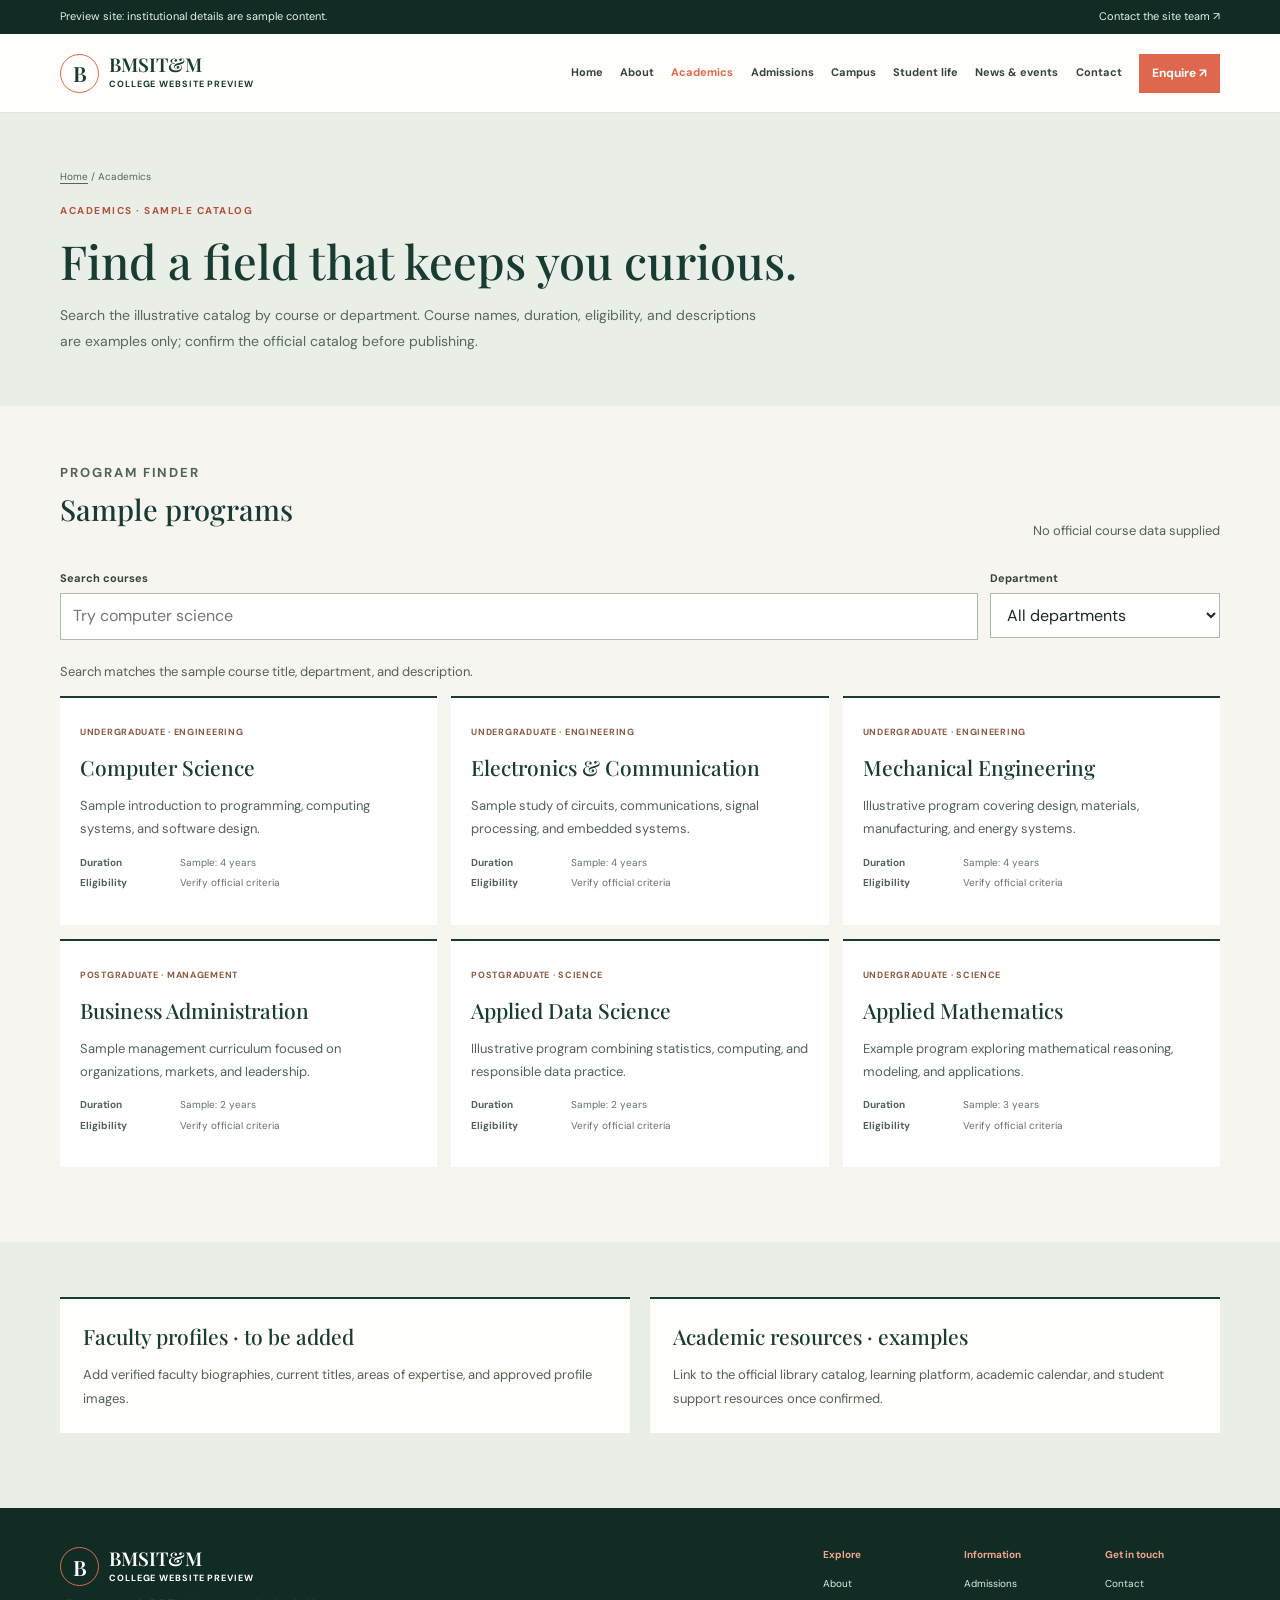
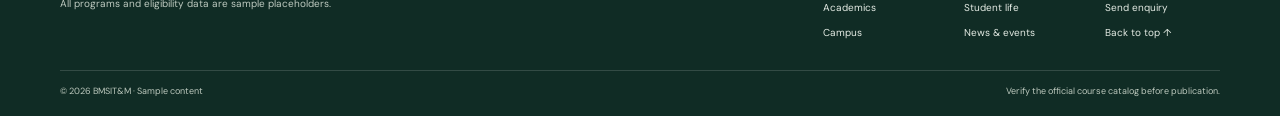
<file: academics.html>
<!doctype html>
<html lang="en"><head><meta charset="utf-8"><meta name="viewport" content="width=device-width, initial-scale=1"><meta name="description" content="Search sample undergraduate and postgraduate programs in the BMSIT&M college website preview."><title>Academics | BMSIT&amp;M Preview</title><link rel="preconnect" href="https://fonts.googleapis.com"><link rel="preconnect" href="https://fonts.gstatic.com" crossorigin><link href="https://fonts.googleapis.com/css2?family=DM+Sans:wght@400;500;600;700&family=Playfair+Display:wght@500;600;700&display=swap" rel="stylesheet"><link rel="stylesheet" href="styles.css"><script src="script.js" defer></script></head><body><a class="skip-link" href="#main">Skip to content</a><div class="notice-bar"><div class="container notice-inner"><span>Preview site: institutional details are sample content.</span><a href="contact.html">Contact the site team ↗</a></div></div><header class="site-header"><div class="container header-inner"><a class="brand" href="index.html"><span class="brand-mark">B</span><span class="brand-copy"><strong>BMSIT&amp;M</strong><small>College website preview</small></span></a><button class="menu-toggle" type="button" aria-expanded="false" aria-controls="primary-nav" aria-label="Open navigation"><span></span><span></span><span></span></button><nav class="primary-nav" id="primary-nav" aria-label="Main navigation"><a href="index.html">Home</a><a href="about.html">About</a><a aria-current="page" href="academics.html">Academics</a><a href="admissions.html">Admissions</a><a href="campus.html">Campus</a><a href="student-life.html">Student life</a><a href="news-events.html">News &amp; events</a><a href="contact.html">Contact</a><a class="button button-small" href="admissions.html#enquiry">Enquire ↗</a></nav></div></header><main id="main"><section class="page-hero"><div class="container"><p class="breadcrumbs"><a href="index.html">Home</a> / Academics</p><p class="eyebrow eyebrow-dark">Academics · sample catalog</p><h1 class="page-heading">Find a field that keeps you curious.</h1><p class="page-lede">Search the illustrative catalog by course or department. Course names, duration, eligibility, and descriptions are examples only; confirm the official catalog before publishing.</p></div></section><section class="content-section" id="course-list"><div class="container"><div class="section-heading-row"><div><p class="eyebrow eyebrow-dark">Program finder</p><h2>Sample programs</h2></div><p class="sample-caption">No official course data supplied</p></div><div class="filter-bar"><div class="field"><label for="course-search">Search courses</label><input id="course-search" type="search" data-course-search placeholder="Try computer science" autocomplete="off"></div><div class="field"><label for="department-filter">Department</label><select id="department-filter" data-course-department><option value="all">All departments</option><option value="engineering">Engineering</option><option value="management">Management</option><option value="science">Science</option></select></div></div><p class="form-note" aria-live="polite">Search matches the sample course title, department, and description.</p><div class="course-grid"><article class="course-card" data-course-card data-department="engineering"><span class="tag">Undergraduate · Engineering</span><h3>Computer Science</h3><p>Sample introduction to programming, computing systems, and software design.</p><dl><dt>Duration</dt><dd>Sample: 4 years</dd><dt>Eligibility</dt><dd>Verify official criteria</dd></dl></article><article class="course-card" data-course-card data-department="engineering"><span class="tag">Undergraduate · Engineering</span><h3>Electronics &amp; Communication</h3><p>Sample study of circuits, communications, signal processing, and embedded systems.</p><dl><dt>Duration</dt><dd>Sample: 4 years</dd><dt>Eligibility</dt><dd>Verify official criteria</dd></dl></article><article class="course-card" data-course-card data-department="engineering"><span class="tag">Undergraduate · Engineering</span><h3>Mechanical Engineering</h3><p>Illustrative program covering design, materials, manufacturing, and energy systems.</p><dl><dt>Duration</dt><dd>Sample: 4 years</dd><dt>Eligibility</dt><dd>Verify official criteria</dd></dl></article><article class="course-card" data-course-card data-department="management"><span class="tag">Postgraduate · Management</span><h3>Business Administration</h3><p>Sample management curriculum focused on organizations, markets, and leadership.</p><dl><dt>Duration</dt><dd>Sample: 2 years</dd><dt>Eligibility</dt><dd>Verify official criteria</dd></dl></article><article class="course-card" data-course-card data-department="science"><span class="tag">Postgraduate · Science</span><h3>Applied Data Science</h3><p>Illustrative program combining statistics, computing, and responsible data practice.</p><dl><dt>Duration</dt><dd>Sample: 2 years</dd><dt>Eligibility</dt><dd>Verify official criteria</dd></dl></article><article class="course-card" data-course-card data-department="science"><span class="tag">Undergraduate · Science</span><h3>Applied Mathematics</h3><p>Example program exploring mathematical reasoning, modeling, and applications.</p><dl><dt>Duration</dt><dd>Sample: 3 years</dd><dt>Eligibility</dt><dd>Verify official criteria</dd></dl></article></div><p class="empty-state" data-course-empty hidden>No sample courses match those filters. Try another search or choose all departments.</p></div></section><section class="content-section" style="background:var(--sage)"><div class="container content-grid"><article class="content-card"><h3>Faculty profiles · to be added</h3><p>Add verified faculty biographies, current titles, areas of expertise, and approved profile images.</p></article><article class="content-card"><h3>Academic resources · examples</h3><p>Link to the official library catalog, learning platform, academic calendar, and student support resources once confirmed.</p></article></div></section></main><footer class="site-footer"><div class="container footer-main"><div><a class="brand brand-footer" href="index.html"><span class="brand-mark">B</span><span class="brand-copy"><strong>BMSIT&amp;M</strong><small>College website preview</small></span></a><p class="footer-note">All programs and eligibility data are sample placeholders.</p></div><div class="footer-links"><div><strong>Explore</strong><a href="about.html">About</a><a href="academics.html">Academics</a><a href="campus.html">Campus</a></div><div><strong>Information</strong><a href="admissions.html">Admissions</a><a href="student-life.html">Student life</a><a href="news-events.html">News &amp; events</a></div><div><strong>Get in touch</strong><a href="contact.html">Contact</a><a href="contact.html#contact-form">Send enquiry</a><a href="#main">Back to top ↑</a></div></div></div><div class="container footer-bottom"><span>© <span data-current-year>2026</span> BMSIT&amp;M · Sample content</span><span>Verify the official course catalog before publication.</span></div></footer></body></html>
</file>
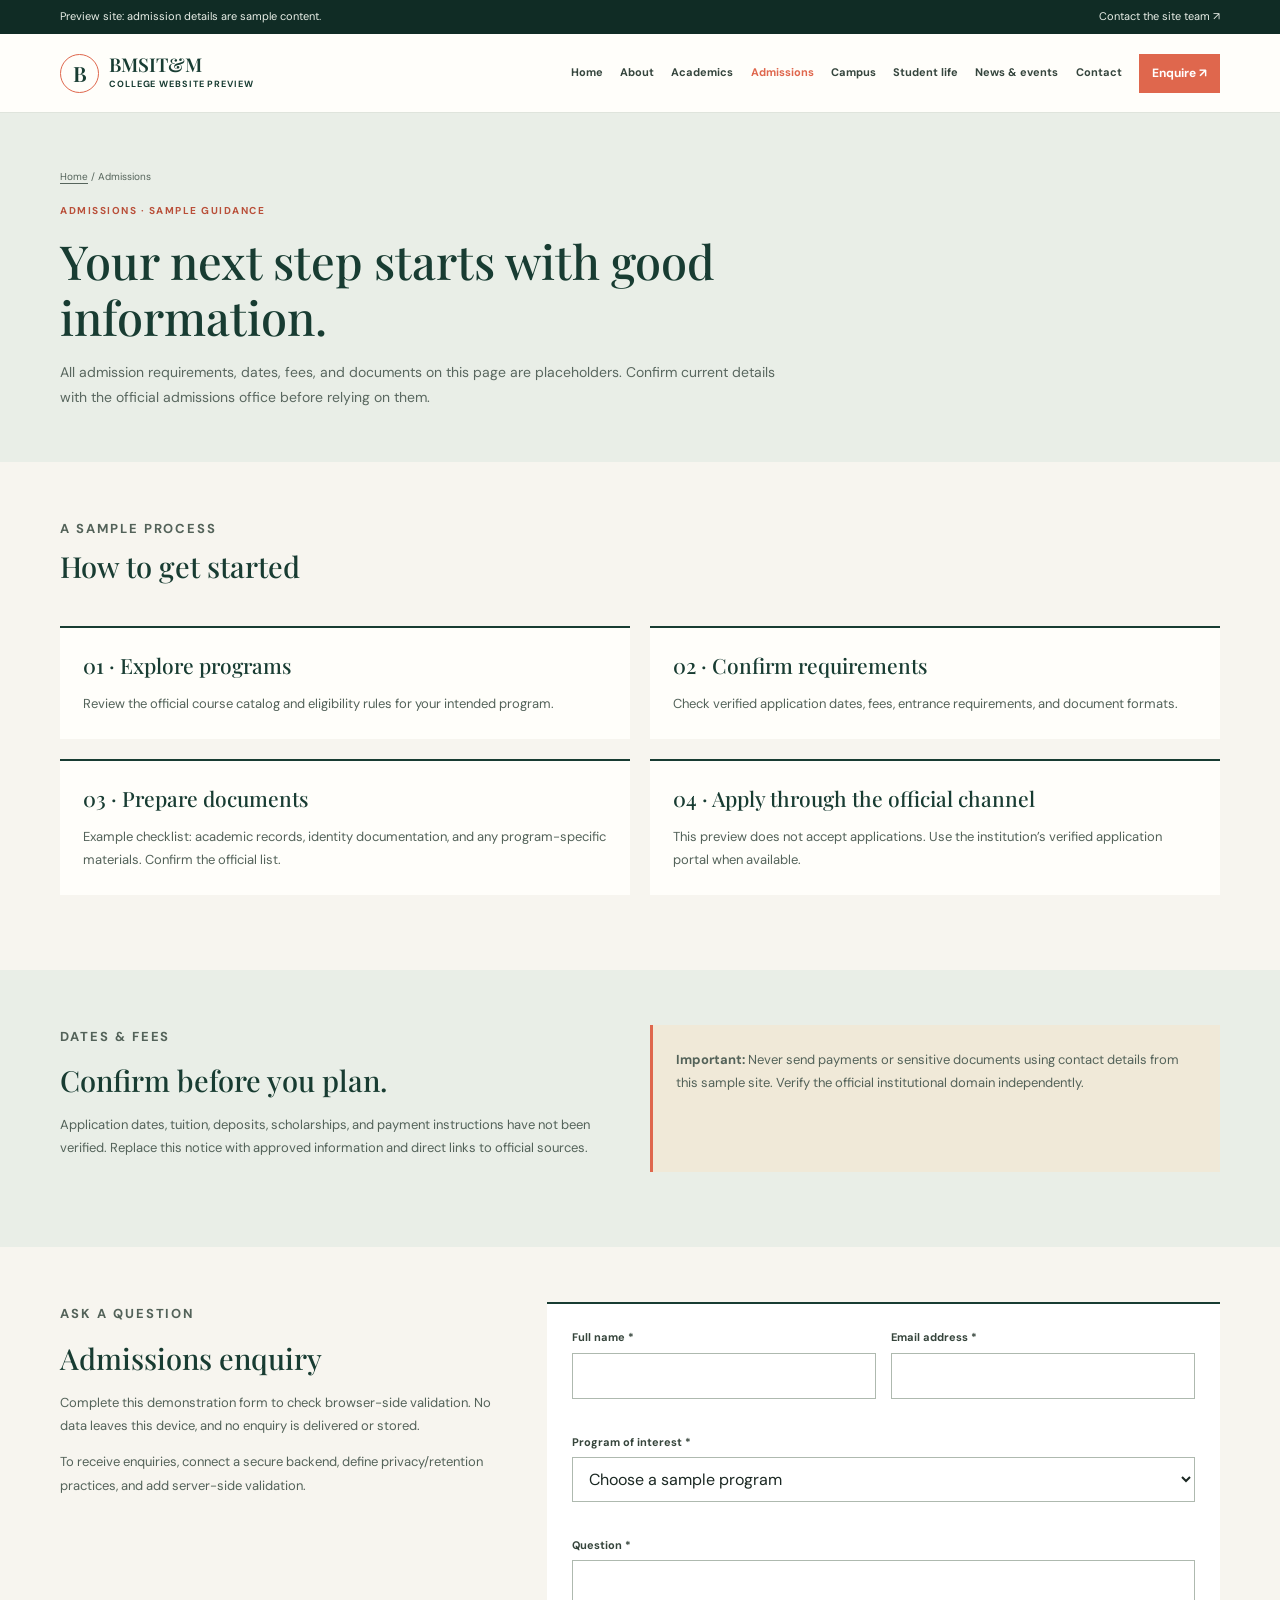
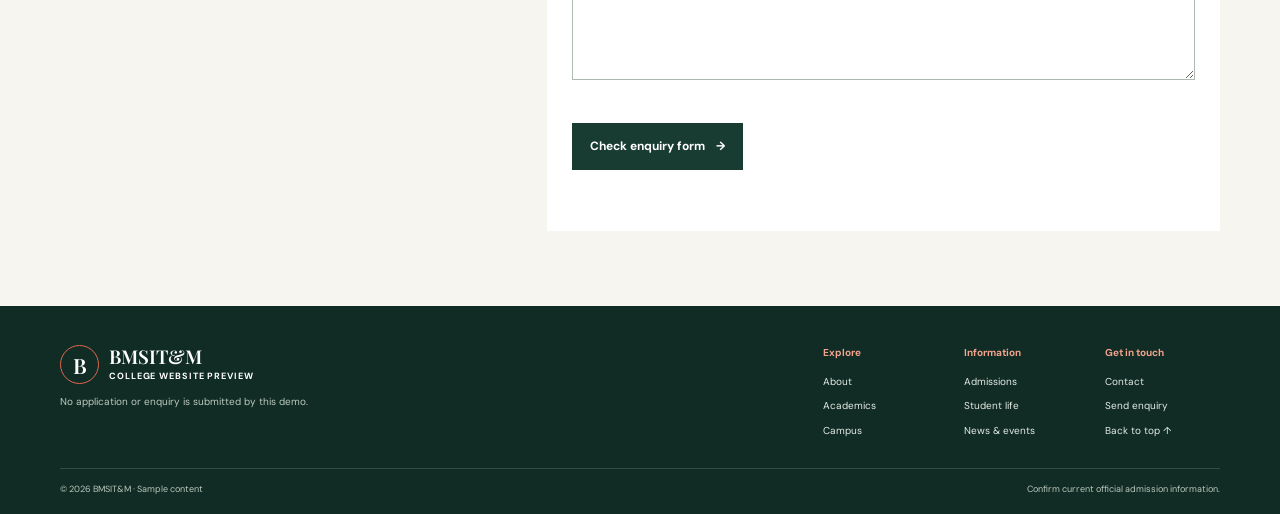
<file: admissions.html>
<!doctype html>
<html lang="en"><head><meta charset="utf-8"><meta name="viewport" content="width=device-width, initial-scale=1"><meta name="description" content="Sample admission process and enquiry form for the BMSIT&M website preview. No application or enquiry is transmitted."><title>Admissions | BMSIT&amp;M Preview</title><link rel="preconnect" href="https://fonts.googleapis.com"><link rel="preconnect" href="https://fonts.gstatic.com" crossorigin><link href="https://fonts.googleapis.com/css2?family=DM+Sans:wght@400;500;600;700&family=Playfair+Display:wght@500;600;700&display=swap" rel="stylesheet"><link rel="stylesheet" href="styles.css"><script src="script.js" defer></script></head><body><a class="skip-link" href="#main">Skip to content</a><div class="notice-bar"><div class="container notice-inner"><span>Preview site: admission details are sample content.</span><a href="contact.html">Contact the site team ↗</a></div></div><header class="site-header"><div class="container header-inner"><a class="brand" href="index.html"><span class="brand-mark">B</span><span class="brand-copy"><strong>BMSIT&amp;M</strong><small>College website preview</small></span></a><button class="menu-toggle" type="button" aria-expanded="false" aria-controls="primary-nav" aria-label="Open navigation"><span></span><span></span><span></span></button><nav class="primary-nav" id="primary-nav" aria-label="Main navigation"><a href="index.html">Home</a><a href="about.html">About</a><a href="academics.html">Academics</a><a aria-current="page" href="admissions.html">Admissions</a><a href="campus.html">Campus</a><a href="student-life.html">Student life</a><a href="news-events.html">News &amp; events</a><a href="contact.html">Contact</a><a class="button button-small" href="#enquiry">Enquire ↗</a></nav></div></header><main id="main"><section class="page-hero"><div class="container"><p class="breadcrumbs"><a href="index.html">Home</a> / Admissions</p><p class="eyebrow eyebrow-dark">Admissions · sample guidance</p><h1 class="page-heading">Your next step starts with good information.</h1><p class="page-lede">All admission requirements, dates, fees, and documents on this page are placeholders. Confirm current details with the official admissions office before relying on them.</p></div></section><section class="content-section"><div class="container"><div class="section-heading-row"><div><p class="eyebrow eyebrow-dark">A sample process</p><h2>How to get started</h2></div></div><div class="content-grid"><article class="content-card"><h3>01 · Explore programs</h3><p>Review the official course catalog and eligibility rules for your intended program.</p></article><article class="content-card"><h3>02 · Confirm requirements</h3><p>Check verified application dates, fees, entrance requirements, and document formats.</p></article><article class="content-card"><h3>03 · Prepare documents</h3><p>Example checklist: academic records, identity documentation, and any program-specific materials. Confirm the official list.</p></article><article class="content-card"><h3>04 · Apply through the official channel</h3><p>This preview does not accept applications. Use the institution’s verified application portal when available.</p></article></div></div></section><section class="content-section" style="background:var(--sage)"><div class="container content-grid"><div><p class="eyebrow eyebrow-dark">Dates &amp; fees</p><h2>Confirm before you plan.</h2><p>Application dates, tuition, deposits, scholarships, and payment instructions have not been verified. Replace this notice with approved information and direct links to official sources.</p></div><div class="callout"><p><strong>Important:</strong> Never send payments or sensitive documents using contact details from this sample site. Verify the official institutional domain independently.</p></div></div></section><section class="content-section" id="enquiry"><div class="container form-layout"><div><p class="eyebrow eyebrow-dark">Ask a question</p><h2>Admissions enquiry</h2><p>Complete this demonstration form to check browser-side validation. No data leaves this device, and no enquiry is delivered or stored.</p><p class="form-note">To receive enquiries, connect a secure backend, define privacy/retention practices, and add server-side validation.</p></div><form class="form-panel" data-local-form novalidate><div class="form-grid"><div class="field"><label for="admission-name">Full name *</label><input id="admission-name" name="name" autocomplete="name" required minlength="2"><p class="field-error" data-error-for="admission-name"></p></div><div class="field"><label for="admission-email">Email address *</label><input id="admission-email" name="email" type="email" autocomplete="email" required><p class="field-error" data-error-for="admission-email"></p></div><div class="field field-full"><label for="admission-interest">Program of interest *</label><select id="admission-interest" name="interest" required><option value="">Choose a sample program</option><option>Computer Science</option><option>Electronics &amp; Communication</option><option>Business Administration</option><option>Other / not sure</option></select><p class="field-error" data-error-for="admission-interest"></p></div><div class="field field-full"><label for="admission-message">Question *</label><textarea id="admission-message" name="message" required minlength="10"></textarea><p class="field-error" data-error-for="admission-message"></p></div><div class="field-full"><button class="button button-dark" type="submit">Check enquiry form <span aria-hidden="true">→</span></button><p class="form-status" data-form-status role="status" aria-live="polite"></p></div></div></form></div></section></main><footer class="site-footer"><div class="container footer-main"><div><a class="brand brand-footer" href="index.html"><span class="brand-mark">B</span><span class="brand-copy"><strong>BMSIT&amp;M</strong><small>College website preview</small></span></a><p class="footer-note">No application or enquiry is submitted by this demo.</p></div><div class="footer-links"><div><strong>Explore</strong><a href="about.html">About</a><a href="academics.html">Academics</a><a href="campus.html">Campus</a></div><div><strong>Information</strong><a href="admissions.html">Admissions</a><a href="student-life.html">Student life</a><a href="news-events.html">News &amp; events</a></div><div><strong>Get in touch</strong><a href="contact.html">Contact</a><a href="#enquiry">Send enquiry</a><a href="#main">Back to top ↑</a></div></div></div><div class="container footer-bottom"><span>© <span data-current-year>2026</span> BMSIT&amp;M · Sample content</span><span>Confirm current official admission information.</span></div></footer></body></html>
</file>
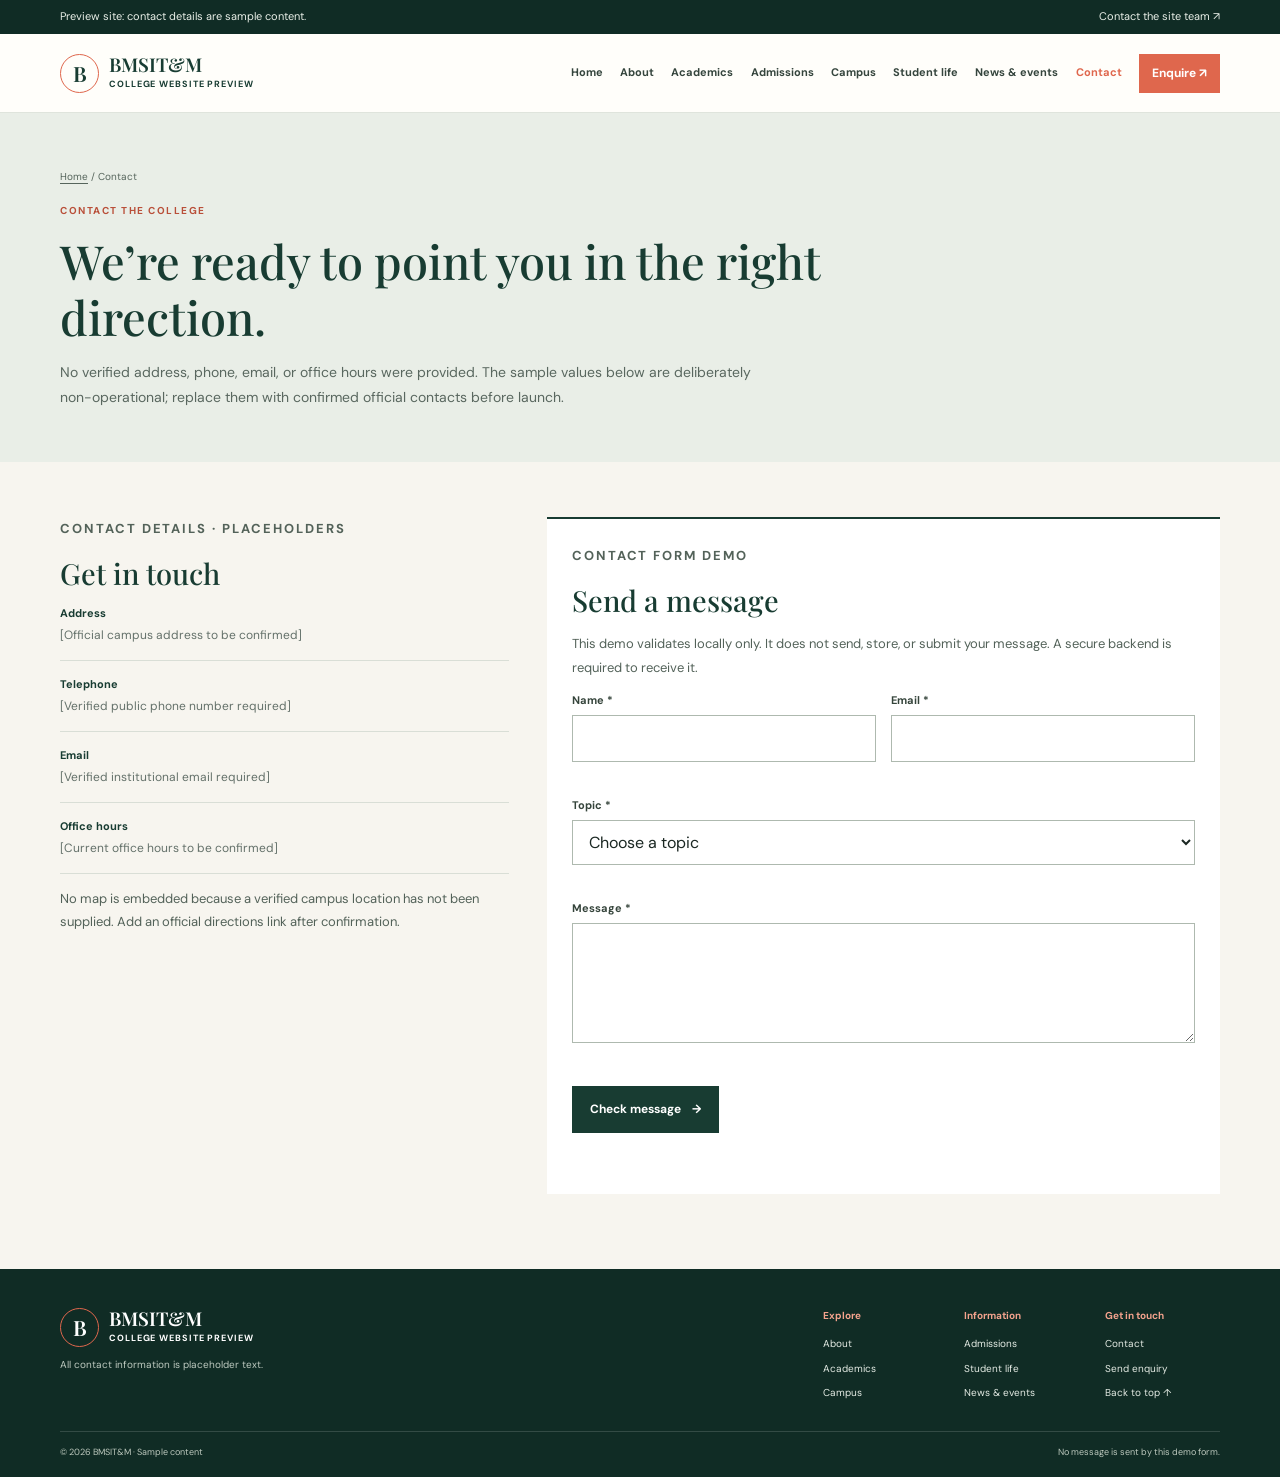
<file: contact.html>
<!doctype html>
<html lang="en"><head><meta charset="utf-8"><meta name="viewport" content="width=device-width, initial-scale=1"><meta name="description" content="Sample contact information and local-only contact form for the BMSIT&M college website preview."><title>Contact | BMSIT&amp;M Preview</title><link rel="preconnect" href="https://fonts.googleapis.com"><link rel="preconnect" href="https://fonts.gstatic.com" crossorigin><link href="https://fonts.googleapis.com/css2?family=DM+Sans:wght@400;500;600;700&family=Playfair+Display:wght@500;600;700&display=swap" rel="stylesheet"><link rel="stylesheet" href="styles.css"><script src="script.js" defer></script></head><body><a class="skip-link" href="#main">Skip to content</a><div class="notice-bar"><div class="container notice-inner"><span>Preview site: contact details are sample content.</span><a href="contact.html">Contact the site team ↗</a></div></div><header class="site-header"><div class="container header-inner"><a class="brand" href="index.html"><span class="brand-mark">B</span><span class="brand-copy"><strong>BMSIT&amp;M</strong><small>College website preview</small></span></a><button class="menu-toggle" type="button" aria-expanded="false" aria-controls="primary-nav" aria-label="Open navigation"><span></span><span></span><span></span></button><nav class="primary-nav" id="primary-nav" aria-label="Main navigation"><a href="index.html">Home</a><a href="about.html">About</a><a href="academics.html">Academics</a><a href="admissions.html">Admissions</a><a href="campus.html">Campus</a><a href="student-life.html">Student life</a><a href="news-events.html">News &amp; events</a><a aria-current="page" href="contact.html">Contact</a><a class="button button-small" href="admissions.html#enquiry">Enquire ↗</a></nav></div></header><main id="main"><section class="page-hero"><div class="container"><p class="breadcrumbs"><a href="index.html">Home</a> / Contact</p><p class="eyebrow eyebrow-dark">Contact the college</p><h1 class="page-heading">We’re ready to point you in the right direction.</h1><p class="page-lede">No verified address, phone, email, or office hours were provided. The sample values below are deliberately non-operational; replace them with confirmed official contacts before launch.</p></div></section><section class="content-section"><div class="container form-layout"><div><p class="eyebrow eyebrow-dark">Contact details · placeholders</p><h2>Get in touch</h2><div class="contact-details"><div class="contact-detail"><strong>Address</strong><span>[Official campus address to be confirmed]</span></div><div class="contact-detail"><strong>Telephone</strong><span>[Verified public phone number required]</span></div><div class="contact-detail"><strong>Email</strong><span>[Verified institutional email required]</span></div><div class="contact-detail"><strong>Office hours</strong><span>[Current office hours to be confirmed]</span></div></div><p class="form-note">No map is embedded because a verified campus location has not been supplied. Add an official directions link after confirmation.</p></div><form class="form-panel" id="contact-form" data-local-form novalidate><p class="eyebrow eyebrow-dark">Contact form demo</p><h2>Send a message</h2><p class="form-note">This demo validates locally only. It does not send, store, or submit your message. A secure backend is required to receive it.</p><div class="form-grid"><div class="field"><label for="contact-name">Name *</label><input id="contact-name" name="name" autocomplete="name" required minlength="2"><p class="field-error" data-error-for="contact-name"></p></div><div class="field"><label for="contact-email">Email *</label><input id="contact-email" name="email" type="email" autocomplete="email" required><p class="field-error" data-error-for="contact-email"></p></div><div class="field field-full"><label for="contact-subject">Topic *</label><select id="contact-subject" name="subject" required><option value="">Choose a topic</option><option>Admissions</option><option>Academic programs</option><option>Campus visit</option><option>Other</option></select><p class="field-error" data-error-for="contact-subject"></p></div><div class="field field-full"><label for="contact-message">Message *</label><textarea id="contact-message" name="message" required minlength="10"></textarea><p class="field-error" data-error-for="contact-message"></p></div><div class="field-full"><button class="button button-dark" type="submit">Check message <span aria-hidden="true">→</span></button><p class="form-status" data-form-status role="status" aria-live="polite"></p></div></div></form></div></section></main><footer class="site-footer"><div class="container footer-main"><div><a class="brand brand-footer" href="index.html"><span class="brand-mark">B</span><span class="brand-copy"><strong>BMSIT&amp;M</strong><small>College website preview</small></span></a><p class="footer-note">All contact information is placeholder text.</p></div><div class="footer-links"><div><strong>Explore</strong><a href="about.html">About</a><a href="academics.html">Academics</a><a href="campus.html">Campus</a></div><div><strong>Information</strong><a href="admissions.html">Admissions</a><a href="student-life.html">Student life</a><a href="news-events.html">News &amp; events</a></div><div><strong>Get in touch</strong><a href="contact.html">Contact</a><a href="#contact-form">Send enquiry</a><a href="#main">Back to top ↑</a></div></div></div><div class="container footer-bottom"><span>© <span data-current-year>2026</span> BMSIT&amp;M · Sample content</span><span>No message is sent by this demo form.</span></div></footer></body></html>
</file>
<file: styles.css>
:root{color-scheme:light;--forest:#183c32;--deep:#102c25;--paper:#f7f5ef;--white:#fffefa;--ink:#1b2823;--muted:#64716a;--coral:#df674d;--line:#d9ded6;--sage:#e9eee7;--serif:"Playfair Display",Georgia,serif;--sans:"DM Sans",Segoe UI,sans-serif;--content:1160px}*{box-sizing:border-box}html{scroll-behavior:smooth;scroll-padding-top:90px}body{margin:0;background:var(--paper);color:var(--ink);font-family:var(--sans);line-height:1.55}img{display:block;max-width:100%}a{color:inherit}button,input,select,textarea{font:inherit}button,a{-webkit-tap-highlight-color:transparent}:focus-visible{outline:3px solid #e98a63;outline-offset:3px}.container{width:min(var(--content),calc(100% - 64px));margin-inline:auto}.skip-link{position:absolute;z-index:99;top:-60px;left:15px;padding:12px;background:white;color:var(--forest)}.skip-link:focus{top:12px}.notice-bar{background:var(--deep);color:#eaf0e9;font-size:11px}.notice-inner{min-height:34px;display:flex;justify-content:space-between;align-items:center;gap:14px}.notice-inner a{text-decoration:none}.notice-inner a:hover{color:#f4a38d}.site-header{position:sticky;z-index:20;top:0;background:var(--white);border-bottom:1px solid #dfe4dc}.header-inner{min-height:78px;display:flex;align-items:center;justify-content:space-between;gap:24px}.brand{display:inline-flex;align-items:center;gap:10px;color:var(--forest);text-decoration:none;flex:none}.brand-mark{width:39px;height:39px;display:grid;place-items:center;border:1px solid var(--coral);border-radius:50%;font:600 21px var(--serif)}.brand-copy strong{display:block;font:600 19px var(--serif);line-height:1.1}.brand-copy small{display:block;margin-top:3px;font-size:9px;font-weight:700;letter-spacing:.1em;text-transform:uppercase}.primary-nav{display:flex;align-items:center;gap:clamp(10px,1.35vw,22px)}.primary-nav>a:not(.button){padding:10px 0;color:#35453d;font-size:11px;font-weight:700;text-decoration:none;white-space:nowrap}.primary-nav>a[aria-current=page],.primary-nav>a:not(.button):hover{color:var(--coral)}.menu-toggle{display:none;width:44px;height:44px;border:1px solid var(--line);background:transparent;color:var(--forest);cursor:pointer}.menu-toggle span{display:block;width:19px;height:2px;margin:4px auto;background:currentColor}.button{min-height:47px;display:inline-flex;align-items:center;justify-content:center;gap:11px;padding:0 18px;border:0;background:var(--coral);color:white;font-size:12px;font-weight:700;text-decoration:none;transition:background .18s,transform .18s}.button:hover{transform:translateY(-2px);background:#c9523a}.button-small{min-height:39px;padding:0 13px}.button-quiet{border:1px solid rgba(255,255,255,.62);background:transparent}.button-quiet:hover{background:white;color:var(--forest)}.button-dark{background:var(--forest)}.button-dark:hover{background:var(--deep)}.button-light{background:var(--white);color:var(--forest)}.button-light:hover{background:#e6ece5;color:var(--forest)}.hero{position:relative;min-height:550px;display:flex;align-items:center;overflow:hidden;background:var(--forest);color:white}.hero-image,.hero-shade{position:absolute;inset:0;width:100%;height:100%}.hero-image{object-fit:cover}.hero-shade{background:linear-gradient(90deg,rgba(13,36,29,.9),rgba(13,36,29,.67) 45%,rgba(13,36,29,.08))}.hero-content{position:relative;z-index:1;padding-block:70px;animation:enter .65s ease-out both}.eyebrow{margin:0 0 15px;color:#f4a38d;font-size:10px;font-weight:700;letter-spacing:.15em;text-transform:uppercase}.eyebrow-dark{color:#b94f39}.hero h1{max-width:690px;margin:0;font:500 clamp(43px,5vw,64px)/1.08 var(--serif)}.hero-lede{max-width:540px;margin:19px 0;color:#e5e9e3;font-size:15px;line-height:1.75}.hero-actions{display:flex;align-items:center;flex-wrap:wrap;gap:12px;margin-top:24px}.hero-contact{margin-left:8px;font-size:12px;font-weight:700;text-underline-offset:4px}.image-credit{position:absolute;right:24px;bottom:15px;z-index:1;margin:0;color:#fff;font-size:9px}.sample-strip{padding:13px 0;background:#f0e9d8;color:#403c31;font-size:11px}.sample-strip .container{display:flex;gap:14px;align-items:baseline}.sample-strip strong{color:#8e422e;text-transform:uppercase;letter-spacing:.08em}.section{padding:76px 0}.section-intro{background:var(--white)}.intro-grid{display:grid;grid-template-columns:.75fr 1.25fr;gap:11%;align-items:start}.intro-grid h2,.campus-copy h2{max-width:470px;margin:0;color:var(--forest);font:500 39px/1.2 var(--serif)}.body-large{max-width:640px;margin:0;color:#59675f;font-size:15px;line-height:1.85}.text-link{display:inline-flex;align-items:center;gap:8px;margin-top:18px;color:var(--forest);font-size:12px;font-weight:700;text-underline-offset:4px}.stats-section{padding:46px 0 54px;background:var(--white);border-top:1px solid var(--line)}.section-heading-row{display:flex;justify-content:space-between;align-items:end;gap:24px;margin-bottom:28px}.section-heading-row .eyebrow{margin-bottom:8px}.section-heading-row h2,.page-heading{margin:0;color:var(--forest);font:500 36px/1.2 var(--serif)}.sample-caption{margin:0;color:var(--muted);font-size:10px}.stats-grid{display:grid;grid-template-columns:repeat(4,1fr);border-top:1px solid var(--line);padding-top:24px}.stat{padding-inline:20px;border-right:1px solid var(--line)}.stat:first-child{padding-left:0}.stat:last-child{border:0}.stat strong{display:block;color:var(--forest);font:500 32px var(--serif)}.stat span{color:var(--muted);font-size:11px}.programs-section{background:var(--sage)}.feature-grid{display:grid;grid-template-columns:repeat(3,1fr);gap:14px}.feature-card{min-height:230px;padding:23px;background:var(--white);border-top:2px solid var(--forest);transition:transform .2s,box-shadow .2s}.feature-card:hover{transform:translateY(-3px);box-shadow:0 12px 28px #20372a12}.card-index{color:#8b5a42;font-size:9px;font-weight:700;letter-spacing:.1em}.feature-card h3,.news-item h3,.content-card h3{margin:22px 0 8px;color:var(--forest);font:500 23px/1.25 var(--serif)}.feature-card p,.news-item p,.content-card p{color:var(--muted);font-size:12px;line-height:1.7}.feature-card>a,.news-item>a{display:inline-block;margin-top:8px;color:var(--forest);font-size:11px;font-weight:700;text-underline-offset:3px}.campus-feature{background:var(--white)}.campus-grid{display:grid;grid-template-columns:1.05fr .95fr;align-items:center;gap:8%}.campus-photo{position:relative}.campus-photo img{width:100%;height:355px;object-fit:cover}.campus-photo span{position:absolute;right:10px;bottom:10px;padding:5px 8px;background:#102c25d9;color:white;font-size:9px}.campus-copy h2{font-size:36px}.campus-copy>p:not(.eyebrow){max-width:480px;color:var(--muted);font-size:13px;line-height:1.8}.news-section{background:var(--paper)}.news-grid{display:grid;grid-template-columns:repeat(3,1fr);gap:28px}.news-item{padding-top:17px;border-top:1px solid #aeb9af}.news-date{color:#8b5a42!important;font-size:9px!important;font-weight:700;letter-spacing:.08em}.news-item h3{margin-top:12px}.closing-cta{padding:56px 0;background:var(--forest);color:white}.cta-inner{display:grid;grid-template-columns:1.1fr .9fr;gap:10%;align-items:center}.cta-inner h2{margin:0;font:500 38px/1.22 var(--serif)}.cta-inner>div:last-child p{max-width:430px;color:#dce7df;font-size:13px;line-height:1.7}.site-footer{padding:39px 0 17px;background:var(--deep);color:#e5ece5}.footer-main{display:flex;justify-content:space-between;gap:40px;padding-bottom:30px}.brand-footer{color:white}.footer-note{max-width:300px;color:#becac0;font-size:10px;line-height:1.65}.footer-links{display:grid;grid-template-columns:repeat(3,minmax(115px,1fr));gap:26px}.footer-links>div{display:flex;flex-direction:column;gap:9px}.footer-links strong{margin-bottom:4px;color:#f4a38d;font-size:10px}.footer-links a{color:#e5ece5;font-size:10px;text-decoration:none}.footer-links a:hover{text-decoration:underline}.footer-bottom{display:flex;justify-content:space-between;gap:18px;padding-top:14px;border-top:1px solid #ffffff25;color:#bcc8bd;font-size:9px}.page-hero{padding:56px 0 52px;background:var(--sage)}.breadcrumbs{margin:0 0 18px;color:#56655c;font-size:10px}.breadcrumbs a{text-underline-offset:3px}.page-heading{max-width:800px;font-size:clamp(34px,4vw,47px)}.page-lede{max-width:720px;margin:14px 0 0;color:#59675f;font-size:14px;line-height:1.8}.content-section{padding:55px 0 75px}.content-section h2{margin:0 0 15px;color:var(--forest);font:500 29px/1.2 var(--serif)}.content-section h3{color:var(--forest);font:500 21px var(--serif)}.content-section p,.content-section li{color:#536259;font-size:13px;line-height:1.8}.content-grid{display:grid;grid-template-columns:repeat(2,1fr);gap:20px}.content-card{padding:23px;background:var(--white);border-top:2px solid var(--forest)}.content-card h3{margin:0 0 8px}.content-card p:last-child{margin-bottom:0}.split-section{display:grid;grid-template-columns:1fr 1fr;gap:45px;align-items:center}.split-section img{width:100%;height:340px;object-fit:cover}.list-clean{padding-left:20px}.callout{padding:23px;background:#f0e9d8;border-left:3px solid var(--coral)}.callout p{margin:0}.filter-bar{display:grid;grid-template-columns:1fr 230px;gap:12px;margin:20px 0}.field label{display:block;margin:0 0 6px;color:#35443b;font-size:11px;font-weight:700}.field input,.field select,.field textarea,.filter-bar input,.filter-bar select{width:100%;min-height:44px;padding:10px 12px;border:1px solid #aeb9af;border-radius:0;background:white;color:var(--ink)}.field textarea{min-height:120px;resize:vertical}.field input:focus,.field select:focus,.field textarea:focus,.filter-bar input:focus,.filter-bar select:focus{outline:3px solid #e7a38e;outline-offset:1px}.course-grid{display:grid;grid-template-columns:repeat(3,1fr);gap:14px}.course-card{padding:20px;background:white;border-top:2px solid var(--forest)}.course-card[hidden]{display:none}.course-card .tag{color:#8b5a42;font-size:9px;font-weight:700;letter-spacing:.08em;text-transform:uppercase}.course-card h3{margin:10px 0;color:var(--forest);font:500 21px var(--serif)}.course-card dl{display:grid;grid-template-columns:95px 1fr;gap:5px;margin:14px 0;font-size:10px}.course-card dt{color:#536259;font-weight:700}.course-card dd{margin:0;color:var(--muted)}.empty-state{padding:20px;background:white;color:var(--muted);font-size:13px}.form-layout{display:grid;grid-template-columns:.8fr 1.2fr;gap:38px;align-items:start}.form-panel{padding:25px;background:white;border-top:2px solid var(--forest)}.form-grid{display:grid;grid-template-columns:1fr 1fr;gap:15px}.field-full{grid-column:1/-1}.field-error{min-height:16px;margin:4px 0 0;color:#a43425;font-size:10px}.form-status{min-height:24px;margin:12px 0 0;font-size:12px}.form-status[data-state=error]{color:#a43425}.form-status[data-state=success]{color:var(--forest);font-weight:700}.form-note{color:var(--muted);font-size:10px;line-height:1.6}.check-row{display:flex;align-items:flex-start;gap:9px;color:#4f5c53;font-size:11px}.check-row input{margin-top:3px}.facility-grid{display:grid;grid-template-columns:repeat(3,1fr);gap:16px}.facility-card{background:white}.facility-card img{width:100%;height:180px;object-fit:cover}.facility-card div{padding:16px}.facility-card h3{margin:0 0 6px;color:var(--forest);font:500 20px var(--serif)}.facility-card p{margin:0}.gallery-grid{display:grid;grid-template-columns:repeat(3,1fr);gap:10px}.gallery-button{position:relative;display:block;width:100%;padding:0;border:0;background:#ddd;cursor:zoom-in}.gallery-button img{width:100%;height:205px;object-fit:cover;transition:filter .2s}.gallery-button:hover img{filter:brightness(.85)}.gallery-button span{position:absolute;right:7px;bottom:7px;padding:4px 7px;background:#102c25df;color:white;font-size:9px}.lightbox{position:fixed;inset:0;z-index:50;display:none;align-items:center;justify-content:center;padding:24px;background:#07130ff0}.lightbox[open]{display:flex}.lightbox img{max-width:min(100%,1000px);max-height:80vh;object-fit:contain}.lightbox-close{position:absolute;top:18px;right:20px;width:44px;height:44px;border:1px solid white;background:transparent;color:white;font-size:24px;cursor:pointer}.lightbox-caption{position:absolute;bottom:14px;color:white;font-size:12px;text-align:center}.event-list{display:grid;gap:0}.event-row{display:grid;grid-template-columns:170px 1fr;gap:25px;padding:22px 0;border-bottom:1px solid var(--line)}.event-row time{color:#8b5a42;font-size:10px;font-weight:700;letter-spacing:.08em}.event-row h3{margin:0 0 6px;color:var(--forest);font:500 22px var(--serif)}.event-row p{margin:0}.contact-details{display:grid;gap:15px}.contact-detail{padding-bottom:13px;border-bottom:1px solid var(--line)}.contact-detail strong{display:block;color:var(--forest);font-size:11px}.contact-detail span,.contact-detail a{color:var(--muted);font-size:12px}.back-to-top{position:fixed;right:20px;bottom:20px;z-index:15;width:44px;height:44px;display:grid;place-items:center;border:0;background:var(--forest);color:white;text-decoration:none;opacity:0;pointer-events:none;transition:opacity .2s}.back-to-top.visible{opacity:1;pointer-events:auto}.reveal{animation:enter .55s ease both}@keyframes enter{from{opacity:0;transform:translateY(10px)}to{opacity:1;transform:translateY(0)}}@media(prefers-reduced-motion:reduce){*,*::before,*::after{scroll-behavior:auto!important;animation-duration:.01ms!important;transition-duration:.01ms!important}}@media(max-width:1000px){.primary-nav{gap:10px}.primary-nav>a:not(.button){font-size:10px}.primary-nav .button{font-size:10px;padding-inline:9px}.feature-grid,.course-grid{grid-template-columns:repeat(2,1fr)}.facility-grid{grid-template-columns:repeat(2,1fr)}}@media(max-width:790px){.container{width:min(var(--content),calc(100% - 38px))}.header-inner{min-height:70px}.menu-toggle{display:block}.primary-nav{position:absolute;top:100%;right:0;left:0;display:none;align-items:stretch;gap:0;padding:8px 20px 18px;border-top:1px solid var(--line);background:var(--white);box-shadow:0 12px 18px #12281c12}.primary-nav.is-open{display:flex;flex-direction:column}.primary-nav>a:not(.button){padding:12px 2px;border-bottom:1px solid var(--line);font-size:12px}.primary-nav .button{margin-top:11px}.intro-grid,.campus-grid,.cta-inner,.form-layout{grid-template-columns:1fr;gap:23px}.section{padding-block:58px}.campus-photo img{height:310px}.footer-main{flex-direction:column}.footer-links{max-width:540px;width:100%}.course-grid{grid-template-columns:repeat(2,1fr)}}@media(max-width:560px){.container{width:calc(100% - 34px)}.notice-inner{min-height:38px;font-size:9px}.notice-inner a{white-space:nowrap}.brand-copy strong{font-size:17px}.hero{min-height:590px;align-items:end}.hero-shade{background:linear-gradient(0deg,rgba(13,36,29,.94),rgba(13,36,29,.60) 65%,rgba(13,36,29,.1))}.hero-image{object-position:58% center}.hero-content{padding-block:100px 83px}.hero h1{font-size:45px}.hero-lede{font-size:13px}.hero-actions{gap:10px}.hero-actions .button{min-height:44px;padding-inline:12px;font-size:10px}.hero-contact{margin-left:2px}.image-credit{right:17px;font-size:8px}.sample-strip .container{align-items:flex-start;flex-direction:column;gap:2px}.sample-strip{font-size:10px}.intro-grid h2,.campus-copy h2{font-size:33px}.section-heading-row{align-items:flex-start;flex-direction:column;gap:10px}.section-heading-row h2,.page-heading{font-size:32px}.stats-grid{grid-template-columns:1fr 1fr;row-gap:19px}.stat{padding-inline:12px}.stat:nth-child(2){border:0}.stat:nth-child(3){padding-left:0}.stat strong{font-size:27px}.feature-grid,.course-grid,.content-grid,.facility-grid,.gallery-grid{grid-template-columns:1fr}.feature-card{min-height:0}.feature-card h3{margin-top:14px}.campus-photo img{height:260px}.news-grid{grid-template-columns:1fr;gap:22px}.cta-inner h2{font-size:32px}.footer-links{grid-template-columns:repeat(2,1fr);gap:20px}.footer-bottom{flex-direction:column;gap:6px}.page-hero{padding:39px 0}.form-grid{grid-template-columns:1fr}.field-full{grid-column:auto}.filter-bar{grid-template-columns:1fr}.event-row{grid-template-columns:1fr;gap:5px}.gallery-button img{height:220px}.back-to-top{right:12px;bottom:12px}}
</file>
